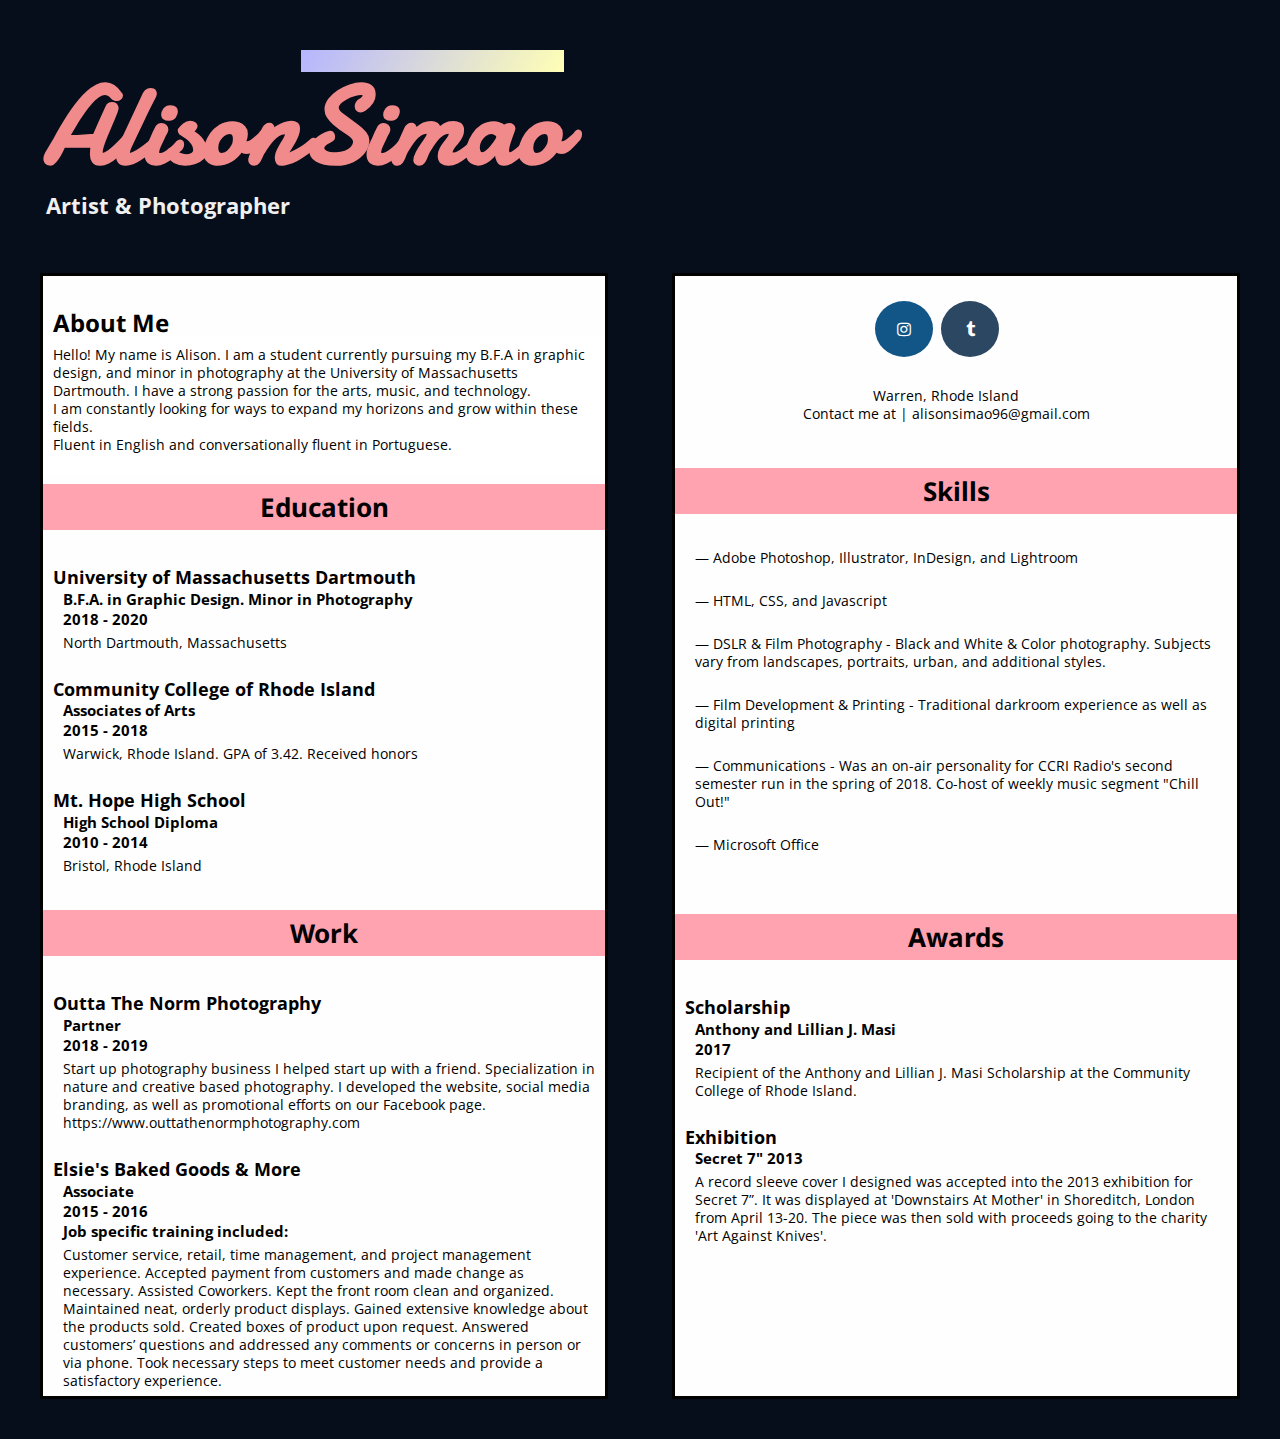
<file: ResumeFinal/resume.html>
<!DOCTYPE html>
<!--[if lt IE 7]>      <html class="no-js lt-ie9 lt-ie8 lt-ie7"> <![endif]-->
<!--[if IE 7]>         <html class="no-js lt-ie9 lt-ie8"> <![endif]-->
<!--[if IE 8]>         <html class="no-js lt-ie9"> <![endif]-->
<!--[if gt IE 8]><!--> <html class="no-js"> <!--<![endif]-->
  <head>
    <meta charset="utf-8">
    <meta http-equiv="X-UA-Compatible" content="IE=edge">
    <title></title>
    <meta name="description" content="">
    <meta name="viewport" content="width=device-width, initial-scale=1">
    <link rel="stylesheet" href="theme.css">



    <link href="https://fonts.googleapis.com/css?family=Raleway" rel="stylesheet">
    <link href="https://fonts.googleapis.com/css?family=Overlock" rel="stylesheet">
    <link href="https://fonts.googleapis.com/css?family=Open+Sans" rel="stylesheet">
    <link href="https://fonts.googleapis.com/css?family=Lora" rel="stylesheet">
    <link href="https://fonts.googleapis.com/css?family=Reenie+Beanie" rel="stylesheet">
    <link href="https://fonts.googleapis.com/css?family=Karma" rel="stylesheet">
    <link href="https://fonts.googleapis.com/css?family=Noto+Sans" rel="stylesheet">
    <link href="https://fonts.googleapis.com/css?family=Damion" rel="stylesheet">
    

    <link rel="stylesheet" href="https://cdnjs.cloudflare.com/ajax/libs/font-awesome/4.7.0/css/font-awesome.min.css">
    

  </head>


  
  <body>
  
      <h1 class="heading">Alison<span class="underline--magical">Simao</h1>

      <h2 class="subheading">Artist & Photographer</h2>


    <div class='some-page-wrapper'>
      <div class='row'>
        <div class='column'>
          <div class='educationwork'>
  

             <h2 id="aboutme">About Me</h2>

              <p id="bio"> Hello! My name is Alison. I am a student currently pursuing my B.F.A in graphic design, and minor in photography at the University of Massachusetts Dartmouth.
                I have a strong passion for the arts, music, and technology. <br> I am constantly looking for ways to expand my horizons and grow within these fields. 
                <br>Fluent in English and conversationally fluent in Portuguese.</p>  

              
            

            <h3>Education</h3>
            
            <h2>University of Massachusetts Dartmouth</h2>
              <h4>B.F.A. in Graphic Design. Minor in Photography</h4>
              <h4>2018 - 2020</h4>
              <p>North Dartmouth, Massachusetts</p>
              
            
            <h2>Community College of Rhode Island</h2>
              <h4>Associates of Arts
              <h4>2015 - 2018</h4>
              <p>Warwick, Rhode Island. GPA of 3.42. Received honors </p>
              
            
            <h2>Mt. Hope High School</h4>
              <h4>High School Diploma</h4>
              <h4>2010 - 2014</h4>
              <p>Bristol, Rhode Island</p>
              
              <!-- work info starts -->
         
              
          <h3>Work</h3>
          <h2>Outta The Norm Photography</h2>
          <h4>Partner</h4>
          <h4>2018 - 2019</h4>
          <p>Start up photography business I helped start up with a friend. Specialization in nature and creative based photography. I developed the website, social media branding, as well as 
            promotional efforts on our Facebook page. https://www.outtathenormphotography.com </p>
          
          
          <h2>Elsie's Baked Goods & More</h2>
          <h4>Associate</h4>
          <h4>2015 - 2016</h4>
          <h4>Job specific training included:</h4>
            <p>Customer service, retail, time
              management, and project management experience. Accepted payment from customers and made change as necessary. Assisted Coworkers.
              Kept the front room clean and organized. Maintained neat, orderly
              product displays. Gained extensive knowledge about the products sold. Created boxes of product upon request. Answered
              customers’ questions and addressed any comments or concerns in person or via
              phone. Took necessary steps to meet
              customer needs and provide a satisfactory experience.</p>
            
          </div>
        </div>
       
        <!-- Column 2 Starts -->

        <div class='column'>
          <div class='skillscolumn'>
          

            <a href="https://www.instagram.com/__chasinglight" class="fa fa-instagram"></a>
            <a href="http://alisonsimao.tumblr.com/" class="fa fa-tumblr"></a>
            
            <p id= "contactinfo"> Warren, Rhode Island <br> Contact me at | alisonsimao96@gmail.com <br></p>

          
            <h3>Skills</h3>
            
            <p> —  Adobe Photoshop, Illustrator, InDesign, and Lightroom</p>
           
            <p> —  HTML, CSS, and Javascript</p>
            
            <p> —  DSLR & Film Photography - Black and White & Color photography. Subjects vary from landscapes, portraits, urban, and additional styles.</p>
   
            <p> —  Film Development & Printing - Traditional darkroom experience as well as digital printing</p>

            <p> —  Communications - Was an on-air personality for CCRI Radio's second semester run in the spring of 2018. Co-host of weekly music segment "Chill Out!"</p>

            <p> —  Microsoft Office</p>

            <p></p>
            

      

            <h3>Awards</h3>
            <h2>Scholarship</h2>
          <h4>Anthony and Lillian J. Masi</h4>
          <h4>2017</h4>
            <p>Recipient of the Anthony and Lillian J. Masi Scholarship at the Community College of Rhode Island.</p>
          <h2>Exhibition</h2>
          <h4>Secret 7" 2013</h4>
          <p>A record sleeve cover I designed was accepted into the 2013 exhibition for Secret 7”.
              It was displayed at 'Downstairs At Mother' in Shoreditch, London from April 13-20.
              The piece was then sold with proceeds going to the charity 'Art Against Knives'.</p>
          
          </div>
        </div>
      </div>
    </div>
    <script src="" async defer></script>
  </body>
</html>
</file>
<file: ResumeFinal/theme.css>
/*================================================
Fancy Underline
==================================================*/

.underline--magical {
  background-image: linear-gradient(120deg,	#b5b5ff 0%, #ffffb5 100%);
  background-repeat: no-repeat;
  background-size: 100% 0.2em; 
  transition: background-size 0.25s ease-in;
  /* &:hover {
    background-size: 100% 88%;
  } */
}

/* end underline */

.fa {
  padding: 20px;
  font-size: 30px;
  width: 18px;
  text-align: center;
  text-decoration: none;
  margin: 5px 2px;
  border-radius: 50%;
  align-content: flex-start

}


/* social media links */

.fa-instagram {
  background: #125688;
  color: white;
  margin-left: 200px;
  margin-top: 25px;
 
}

.fa-tumblr {
  background: #2c4762;
  color: white;
  
 
}

/* end social media links */

body {background-color: #060d1b;}

.heading {
  text-align: left;
  /* font-family: 'Reenie Beanie', cursive; */
  font-family: 'Damion', cursive;
  color: 	#f18a8a;
  font-size: 7em;
  margin-top: 50px;
  margin-left: 35px;
  padding-top: -10px;
  padding-bottom: -10px;
  
  position: static;
  
}

.subheading {
  font-family: "Open Sans", sans-serif;
  font-size: 1.4em;
  line-height: 1.5;
  margin-top: -95px;
  margin-left: 38px;
  margin-bottom: 18px;
  color: rgb(240, 240, 240);
}

h2
{font-family: 'Open Sans', sans-serif;
  text-align: left;
  color:black;
  font-size: 18px;
margin-bottom: -20px;
margin-left: 10px;
margin-top: 20px;
padding-top: 5px;
}

h3
{
 color:black;
 text-align: center;
 padding-top: 5px;
 padding-bottom: 5px;
 margin-left: 0px;
 margin-top: 35px;
 margin-bottom: 30px;
 background-color:#ffa3b1;
 border: 12px white;
 font-size: 26px;
 font-family: 'Noto Sans', sans-serif;
}

h4
{font-family: 'Open Sans', sans-serif;
text-align: left;
font-size: 15px;
margin-left: 20px;
margin-bottom: -20px;
padding-top: 8px
background-color: pink;
} 

p
{text-align: left;
 margin-left: 20px;
 margin-top: 20px;
 padding-top: 5px;
 padding-right: 10px;
 font-family: 'Open Sans', sans-serif;
 font-size: 13.5px;
}


#aboutme {
  margin-top: 20px;
  padding-top: 10px;
  margin-bottom: -44px;
  padding-bottom: 5px;
  font-size: 1.5em;
  font-family: 'Noto Sans', sans-serif;
}

#bio {
  margin-top: 36px;
  margin-left: 0px;
  margin-bottom: -27px; 
  padding-left: 10px;
  padding-right: 10px;
  padding-bottom: 22px;
  padding-top: 10px;
  color:black;
  text-align: left;
  background-color:white;
  font-size: 13.5px
}

#contactinfo { font-family: 'Open Sans', sans-serif;
  text-align: center;
  color:black;
  letter-spacing: 0px;
  margin-bottom: 45px;
  margin-left: -10px;
  font-size: 13.5px;
}



@media screen and (min-width: 40em) {
  
  /* body {
    width: 50%;
  } */
  /* .heading {
    font-size: 6vw;
  }

  .subheading {
    font-size: 1.75vw; */
  }
}






/* ------------------------------------------------------------
Code starter */

.some-page-wrapper {
    margin: 5%;
    
  }
  
  .row {
    display: flex;
    flex-direction: row;
    flex-wrap: wrap;
    width: 100%;
  }
  
  .column {
    display: flex;
    flex-direction: column;
    flex-basis: 100%;
    margin: 2.0em;
  }
  
  .educationwork {
    height: 70em;
    background-color: rgb(255, 254, 254);
    border: 3px solid
  
  
  }
  
  .skillscolumn {
    height: 70em;
    background-color: rgb(255, 254, 254);
    border: 3px solid
  }
  
  .double-column {
    display: flex;
    flex-direction: column;
    flex-basis: 100%;
  }
  
  @media screen and (min-width: 400px) {
    .column {
      flex: 1
    }
  
    .double-column {
      flex: 2
    }
  }
</file>
